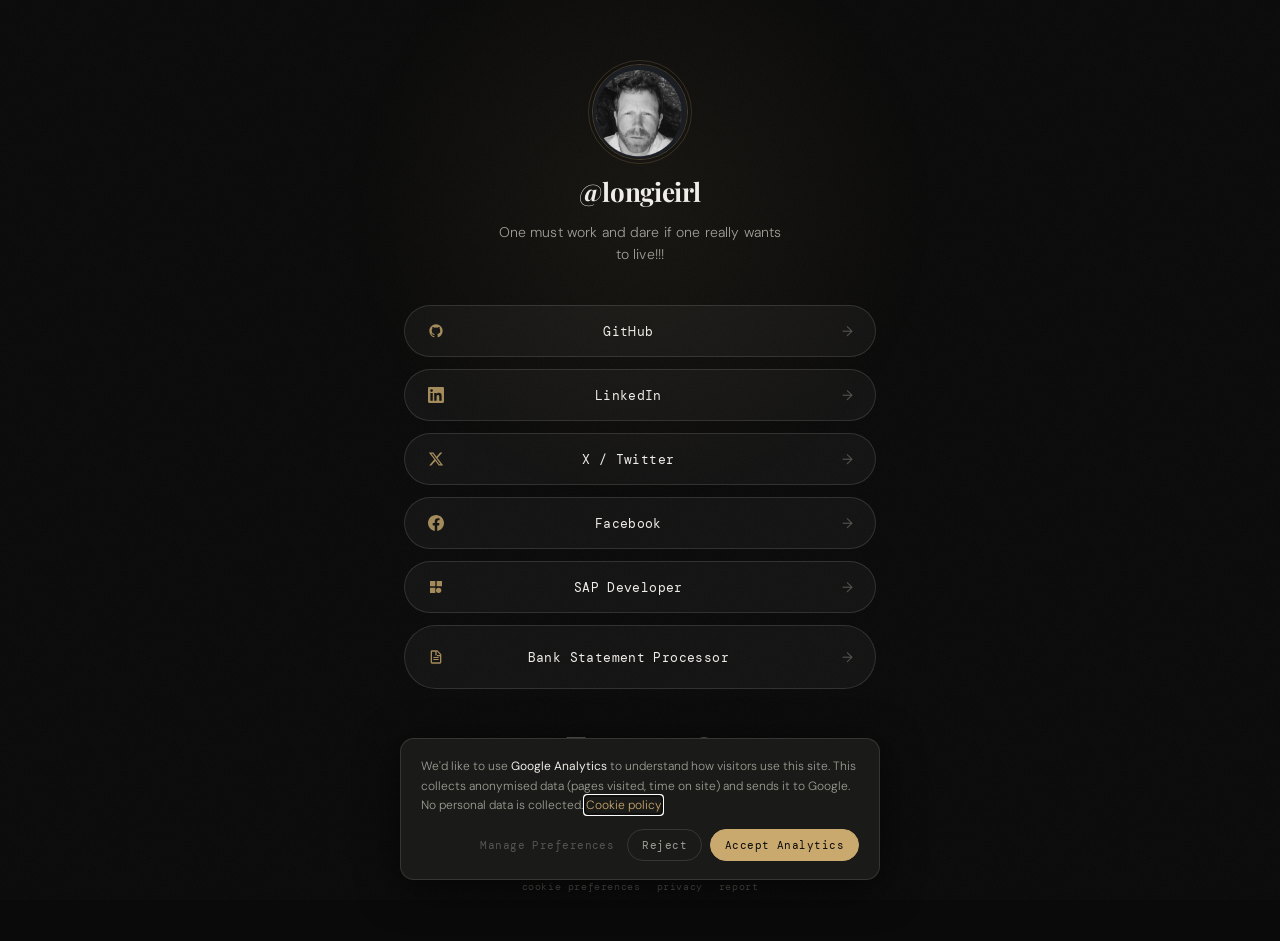
<file: index.html>
<!DOCTYPE html>
<html lang="en">
<head>
  <meta charset="UTF-8" />
  <meta name="viewport" content="width=device-width, initial-scale=1.0" />
  <meta name="theme-color" content="#0a0a0a" />
  <meta name="description" content="Full-stack developer passionate about clean architecture, developer experience, and building scalable systems." />

  <!-- Open Graph -->
  <meta property="og:title" content="@longieirl — Links" />
  <meta property="og:description" content="Full-stack developer passionate about clean architecture, developer experience, and building scalable systems." />
  <meta property="og:image" content="https://longieirl.github.io/linktree/avatar.jpg" />
  <meta property="og:url" content="https://longieirl.github.io/linktree/" />
  <meta property="og:type" content="website" />
  <meta name="twitter:card" content="summary" />
  <meta name="twitter:site" content="@longieirl" />
  <meta name="twitter:title" content="@longieirl — Links" />
  <meta name="twitter:description" content="Full-stack developer passionate about clean architecture, developer experience, and building scalable systems." />
  <meta name="twitter:image" content="https://longieirl.github.io/linktree/avatar.jpg" />

  <title>@longieirl — Links</title>
  <link rel="preconnect" href="https://fonts.googleapis.com" />
  <link rel="preconnect" href="https://fonts.gstatic.com" crossorigin />
  <link href="https://fonts.googleapis.com/css2?family=Playfair+Display:wght@400;700&family=DM+Mono:wght@300;400&family=DM+Sans:wght@300;400&display=swap&font-display=swap" rel="stylesheet" />
  <link rel="stylesheet" href="style.css" />
  <!-- GA is loaded only after analytics consent is granted — see cookies.js -->
</head>
<body>
  <div class="noise" aria-hidden="true"></div>

  <main class="container" id="main">
    <!-- Profile -->
    <section class="profile">
      <div class="avatar-wrap">
        <img class="avatar" src="avatar.jpg" alt="longieirl profile" width="96" height="96" decoding="async" />
        <div class="avatar-ring"></div>
      </div>
      <h1 class="name">@longieirl</h1>
      <p class="bio">One must work and dare if one really wants to live!!!</p>
    </section>

    <!-- Links -->
    <nav class="links" aria-label="Profile links">
      <a href="https://github.com/longieirl" class="link-btn" target="_blank" rel="noopener noreferrer" data-track-label="GitHub" data-track-section="nav">
        <span class="link-icon">
          <svg width="16" height="16" viewBox="0 0 24 24" fill="currentColor" stroke="none"><path d="M12 2C6.477 2 2 6.477 2 12c0 4.418 2.865 8.166 6.839 9.489.5.092.682-.217.682-.482 0-.237-.009-.868-.013-1.703-2.782.604-3.369-1.34-3.369-1.34-.454-1.156-1.11-1.463-1.11-1.463-.908-.62.069-.608.069-.608 1.003.07 1.531 1.03 1.531 1.03.892 1.529 2.341 1.087 2.91.832.092-.647.35-1.088.636-1.338-2.22-.253-4.555-1.11-4.555-4.943 0-1.091.39-1.984 1.029-2.683-.103-.253-.446-1.27.098-2.647 0 0 .84-.269 2.75 1.025A9.578 9.578 0 0 1 12 6.836a9.59 9.59 0 0 1 2.504.337c1.909-1.294 2.747-1.025 2.747-1.025.546 1.377.203 2.394.1 2.647.64.699 1.028 1.592 1.028 2.683 0 3.842-2.339 4.687-4.566 4.935.359.309.678.919.678 1.852 0 1.336-.012 2.415-.012 2.743 0 .267.18.578.688.48C19.138 20.163 22 16.418 22 12c0-5.523-4.477-10-10-10z"/></svg>
        </span>
        <span class="link-label">GitHub</span>
        <span class="link-arrow">→</span>
      </a>

      <a href="https://www.linkedin.com/in/jlongieirl" class="link-btn" target="_blank" rel="noopener noreferrer" data-track-label="LinkedIn" data-track-section="nav">
        <span class="link-icon">
          <svg width="16" height="16" viewBox="0 0 24 24" fill="currentColor" stroke="none"><path d="M20.447 20.452h-3.554v-5.569c0-1.328-.027-3.037-1.852-3.037-1.853 0-2.136 1.445-2.136 2.939v5.667H9.351V9h3.414v1.561h.046c.477-.9 1.637-1.85 3.37-1.85 3.601 0 4.267 2.37 4.267 5.455v6.286zM5.337 7.433a2.062 2.062 0 0 1-2.063-2.065 2.064 2.064 0 1 1 2.063 2.065zm1.782 13.019H3.555V9h3.564v11.452zM22.225 0H1.771C.792 0 0 .774 0 1.729v20.542C0 23.227.792 24 1.771 24h20.451C23.2 24 24 23.227 24 22.271V1.729C24 .774 23.2 0 22.222 0h.003z"/></svg>
        </span>
        <span class="link-label">LinkedIn</span>
        <span class="link-arrow">→</span>
      </a>

      <a href="https://x.com/longieirl" class="link-btn" target="_blank" rel="noopener noreferrer" data-track-label="X / Twitter" data-track-section="nav">
        <span class="link-icon">
          <svg width="16" height="16" viewBox="0 0 24 24" fill="currentColor" stroke="none"><path d="M18.244 2.25h3.308l-7.227 8.26 8.502 11.24H16.17l-5.214-6.817L4.99 21.75H1.68l7.73-8.835L1.254 2.25H8.08l4.713 6.231zm-1.161 17.52h1.833L7.084 4.126H5.117z"/></svg>
        </span>
        <span class="link-label">X / Twitter</span>
        <span class="link-arrow">→</span>
      </a>

      <a href="https://www.facebook.com/longieirl" class="link-btn" target="_blank" rel="noopener noreferrer" data-track-label="Facebook" data-track-section="nav">
        <span class="link-icon">
          <svg width="16" height="16" viewBox="0 0 24 24" fill="currentColor" stroke="none"><path d="M24 12.073C24 5.405 18.627 0 12 0S0 5.405 0 12.073C0 18.1 4.388 23.094 10.125 24v-8.437H7.078v-3.49h3.047V9.41c0-3.025 1.792-4.697 4.533-4.697 1.312 0 2.686.235 2.686.235v2.97h-1.513c-1.491 0-1.956.93-1.956 1.883v2.272h3.328l-.532 3.49h-2.796V24C19.612 23.094 24 18.1 24 12.073z"/></svg>
        </span>
        <span class="link-label">Facebook</span>
        <span class="link-arrow">→</span>
      </a>

      <a href="https://people.sap.com/jlong" class="link-btn" target="_blank" rel="noopener noreferrer" data-track-label="SAP Developer" data-track-section="nav">
        <span class="link-icon">
          <svg width="16" height="16" viewBox="0 0 24 24" fill="currentColor" stroke="none"><path d="M3 3h8v8H3V3zm10 0h8v8h-8V3zM3 13h8v8H3v-8zm13 0a4 4 0 1 1 0 8 4 4 0 0 1 0-8z"/></svg>
        </span>
        <span class="link-label">SAP Developer</span>
        <span class="link-arrow">→</span>
      </a>

      <a href="https://github.com/longieirl/bankstatementprocessor" class="link-btn link-btn--desc" target="_blank" rel="noopener noreferrer" data-track-label="Bank Statement Processor" data-track-section="nav">
        <span class="link-icon">
          <svg width="16" height="16" viewBox="0 0 24 24" fill="currentColor" stroke="none"><path d="M14 2H6a2 2 0 0 0-2 2v16a2 2 0 0 0 2 2h12a2 2 0 0 0 2-2V8l-6-6zm-1 1.5L18.5 9H13V3.5zM6 20V4h5v7h7v9H6zm2-5h8v1.5H8V15zm0-3h8v1.5H8V12zm2.5-2.5h3V11h-3V9.5z"/></svg>
        </span>
        <span class="link-label">Bank Statement Processor</span>
        <span class="link-arrow">→</span>
      </a>

    </nav>

    <!-- Social Icons -->
    <div class="socials" aria-label="Social media links">
      <!-- GitHub -->
      <a href="https://github.com/longieirl" class="social-icon" target="_blank" rel="noopener noreferrer" aria-label="GitHub" data-track-label="GitHub" data-track-section="social">
        <svg width="20" height="20" viewBox="0 0 24 24" fill="currentColor" stroke="none">
          <path d="M12 2C6.477 2 2 6.477 2 12c0 4.418 2.865 8.166 6.839 9.489.5.092.682-.217.682-.482 0-.237-.009-.868-.013-1.703-2.782.604-3.369-1.34-3.369-1.34-.454-1.156-1.11-1.463-1.11-1.463-.908-.62.069-.608.069-.608 1.003.07 1.531 1.03 1.531 1.03.892 1.529 2.341 1.087 2.91.832.092-.647.35-1.088.636-1.338-2.22-.253-4.555-1.11-4.555-4.943 0-1.091.39-1.984 1.029-2.683-.103-.253-.446-1.27.098-2.647 0 0 .84-.269 2.75 1.025A9.578 9.578 0 0 1 12 6.836a9.59 9.59 0 0 1 2.504.337c1.909-1.294 2.747-1.025 2.747-1.025.546 1.377.203 2.394.1 2.647.64.699 1.028 1.592 1.028 2.683 0 3.842-2.339 4.687-4.566 4.935.359.309.678.919.678 1.852 0 1.336-.012 2.415-.012 2.743 0 .267.18.578.688.48C19.138 20.163 22 16.418 22 12c0-5.523-4.477-10-10-10z"/>
        </svg>
      </a>
      <!-- LinkedIn -->
      <a href="https://www.linkedin.com/in/jlongieirl" class="social-icon" target="_blank" rel="noopener noreferrer" aria-label="LinkedIn" data-track-label="LinkedIn" data-track-section="social">
        <svg width="20" height="20" viewBox="0 0 24 24" fill="currentColor" stroke="none">
          <path d="M20.447 20.452h-3.554v-5.569c0-1.328-.027-3.037-1.852-3.037-1.853 0-2.136 1.445-2.136 2.939v5.667H9.351V9h3.414v1.561h.046c.477-.9 1.637-1.85 3.37-1.85 3.601 0 4.267 2.37 4.267 5.455v6.286zM5.337 7.433a2.062 2.062 0 0 1-2.063-2.065 2.064 2.064 0 1 1 2.063 2.065zm1.782 13.019H3.555V9h3.564v11.452zM22.225 0H1.771C.792 0 0 .774 0 1.729v20.542C0 23.227.792 24 1.771 24h20.451C23.2 24 24 23.227 24 22.271V1.729C24 .774 23.2 0 22.222 0h.003z"/>
        </svg>
      </a>
      <!-- X / Twitter -->
      <a href="https://x.com/longieirl" class="social-icon" target="_blank" rel="noopener noreferrer" aria-label="X (Twitter)" data-track-label="X / Twitter" data-track-section="social">
        <svg width="20" height="20" viewBox="0 0 24 24" fill="currentColor" stroke="none">
          <path d="M18.244 2.25h3.308l-7.227 8.26 8.502 11.24H16.17l-5.214-6.817L4.99 21.75H1.68l7.73-8.835L1.254 2.25H8.08l4.713 6.231zm-1.161 17.52h1.833L7.084 4.126H5.117z"/>
        </svg>
      </a>
      <!-- Facebook -->
      <a href="https://www.facebook.com/longieirl" class="social-icon" target="_blank" rel="noopener noreferrer" aria-label="Facebook" data-track-label="Facebook" data-track-section="social">
        <svg width="20" height="20" viewBox="0 0 24 24" fill="currentColor" stroke="none">
          <path d="M24 12.073C24 5.405 18.627 0 12 0S0 5.405 0 12.073C0 18.1 4.388 23.094 10.125 24v-8.437H7.078v-3.49h3.047V9.41c0-3.025 1.792-4.697 4.533-4.697 1.312 0 2.686.235 2.686.235v2.97h-1.513c-1.491 0-1.956.93-1.956 1.883v2.272h3.328l-.532 3.49h-2.796V24C19.612 23.094 24 18.1 24 12.073z"/>
        </svg>
      </a>
      <!-- SAP -->
      <a href="https://people.sap.com/jlong" class="social-icon" target="_blank" rel="noopener noreferrer" aria-label="SAP Profile" data-track-label="SAP Developer" data-track-section="social">
        <svg width="20" height="20" viewBox="0 0 24 24" fill="currentColor" stroke="none">
          <path d="M3 3h8v8H3V3zm10 0h8v8h-8V3zM3 13h8v8H3v-8zm13 0a4 4 0 1 1 0 8 4 4 0 0 1 0-8z"/>
        </svg>
      </a>
    </div>

    <!-- Footer -->
    <footer class="footer">
      <span>made with <span class="heart">♥</span></span>
      <nav class="footer-links" aria-label="Footer links">
        <button class="footer-link" id="cookie-prefs-btn" aria-label="Cookie Preferences">Cookie Preferences</button>
        <a class="footer-link" href="privacy.html">Privacy</a>
        <a class="footer-link" href="mailto:jlongieirl+privacy@gmail.com?subject=Report%20Profile">Report</a>
      </nav>
    </footer>
  </main>

  <!-- Cookie Banner -->
  <dialog class="cookie-banner" id="cookie-banner" aria-label="Cookie consent" aria-live="polite">
    <div class="cookie-banner-body">
      <p class="cookie-text">
        We'd like to use <strong>Google Analytics</strong> to understand how visitors use this site.
        This collects anonymised data (pages visited, time on site) and sends it to Google.
        No personal data is collected. <a class="cookie-policy-link" href="privacy.html">Cookie policy</a>.
      </p>
      <div class="cookie-actions">
        <button class="cookie-btn cookie-btn--ghost" id="cookie-manage">Manage Preferences</button>
        <button class="cookie-btn cookie-btn--secondary" id="cookie-decline">Reject</button>
        <button class="cookie-btn cookie-btn--primary" id="cookie-accept">Accept Analytics</button>
      </div>
    </div>
  </dialog>

  <!-- Cookie Preferences Modal -->
  <dialog class="cookie-modal-overlay" id="cookie-modal-overlay" aria-label="Cookie Preferences">
    <div class="cookie-modal">
      <h2 class="cookie-modal-title">Cookie Preferences</h2>
      <p class="cookie-modal-desc">Manage your cookie settings below.</p>
      <ul class="cookie-categories">
        <li class="cookie-category">
          <div class="cookie-category-info">
            <span class="cookie-category-name">Essential</span>
            <span class="cookie-category-desc">Required for the site to function. Cannot be disabled.</span>
          </div>
          <span class="cookie-toggle cookie-toggle--locked" aria-label="Always on">Always on</span>
        </li>
        <li class="cookie-category">
          <div class="cookie-category-info">
            <span class="cookie-category-name">Analytics (Google Analytics)</span>
            <span class="cookie-category-desc">Collects anonymised data on pages visited and time on site. Data is sent to Google. IP addresses are anonymised. Advertising features are disabled.</span>
          </div>
          <label class="cookie-toggle-wrap" aria-label="Toggle analytics cookies">
            <input type="checkbox" id="analytics-toggle" class="cookie-checkbox" />
            <span class="cookie-toggle-slider"></span>
          </label>
        </li>
      </ul>
      <div class="cookie-modal-actions">
        <button class="cookie-btn cookie-btn--secondary" id="cookie-modal-close">Cancel</button>
        <button class="cookie-btn cookie-btn--primary" id="cookie-modal-save">Save Preferences</button>
      </div>
    </div>
  </dialog>

  <script src="script.js"></script>
  <script src="cookies.js"></script>
</body>
</html>
</file>
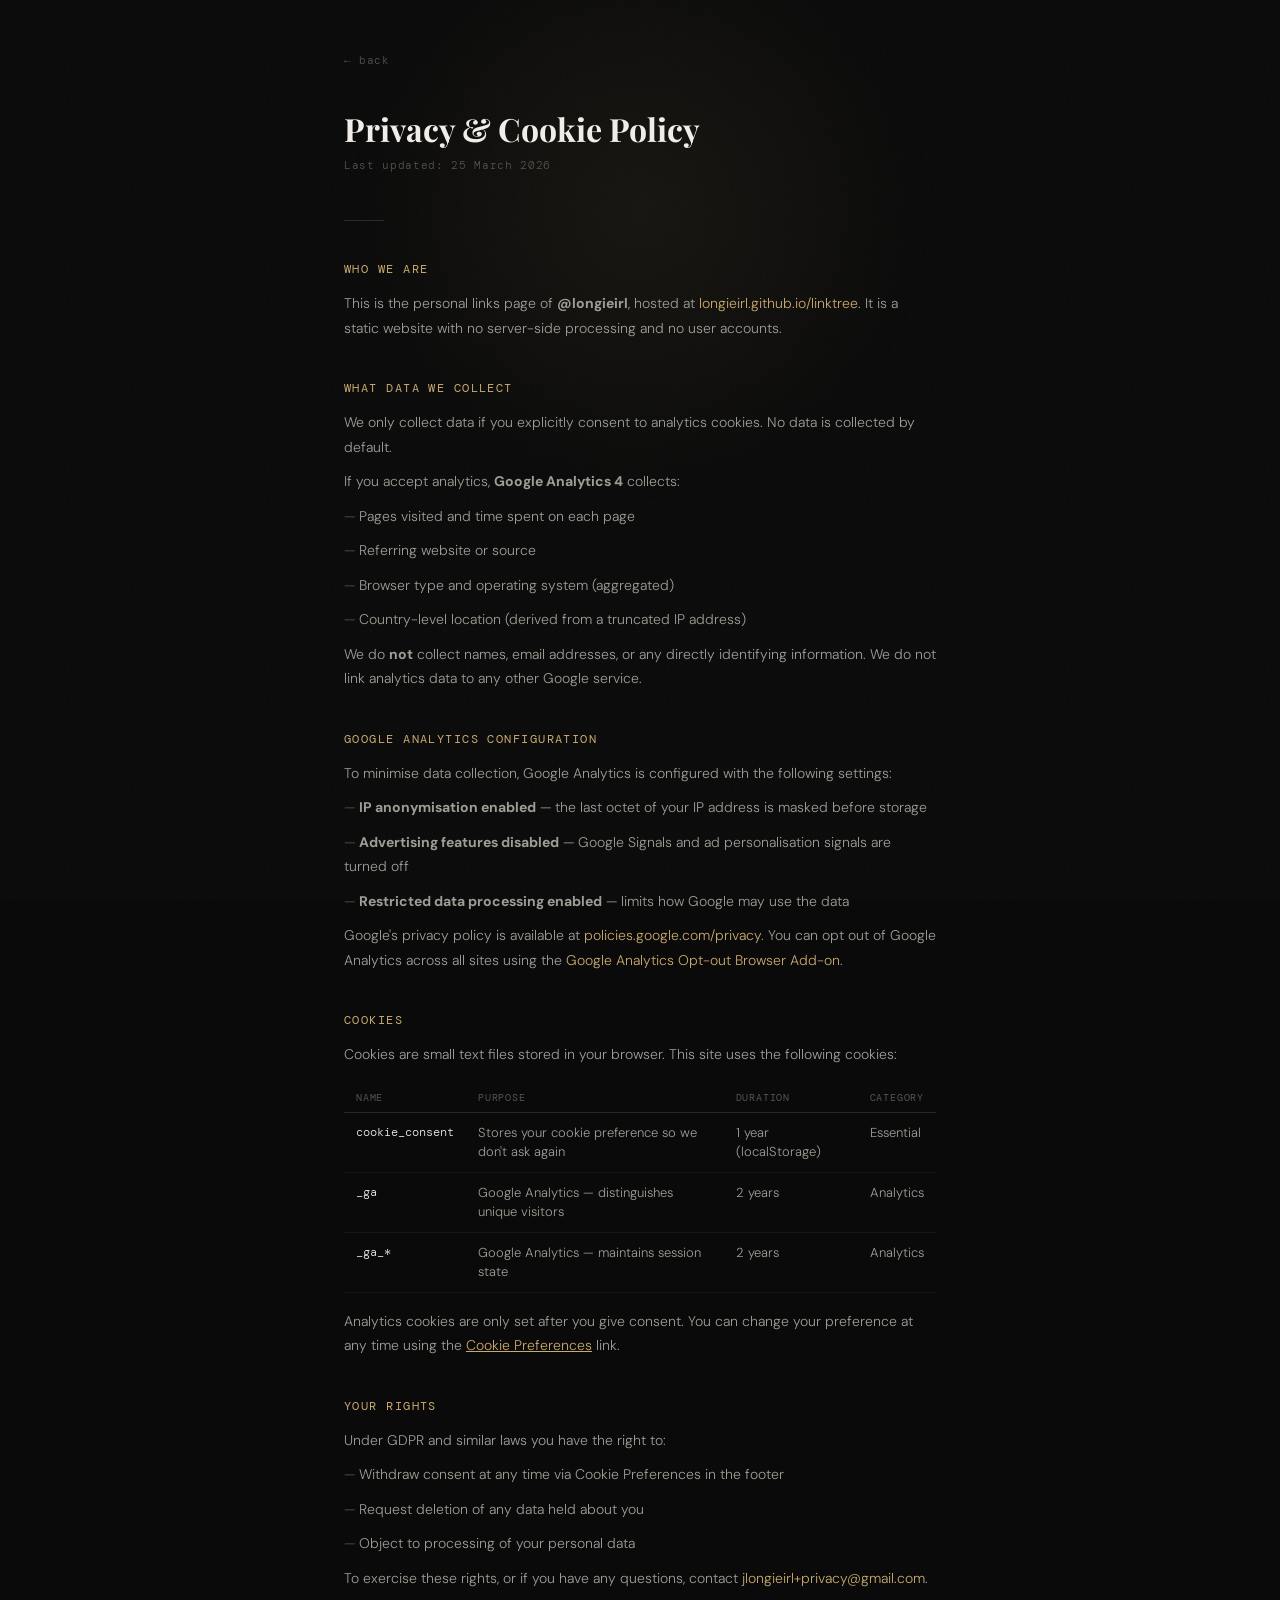
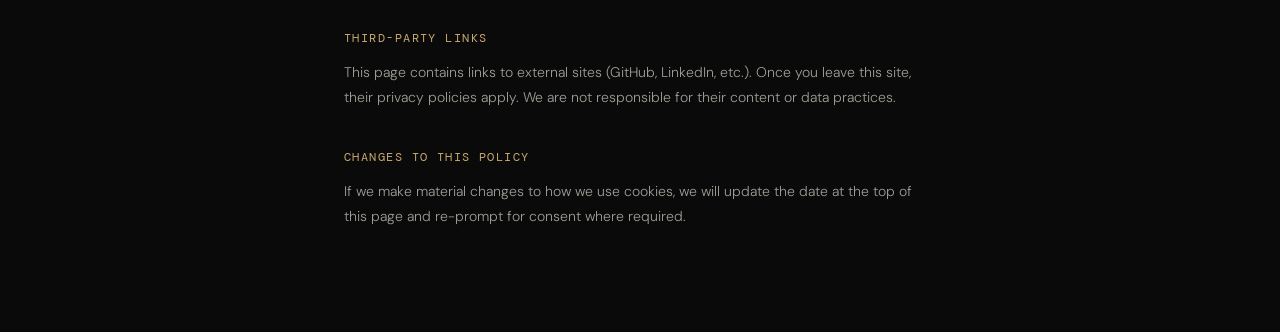
<file: privacy.html>
<!DOCTYPE html>
<html lang="en">
<head>
  <meta charset="UTF-8" />
  <meta name="viewport" content="width=device-width, initial-scale=1.0" />
  <meta name="theme-color" content="#0a0a0a" />
  <meta name="robots" content="noindex" />
  <title>Privacy &amp; Cookie Policy — @longieirl</title>
  <link rel="preconnect" href="https://fonts.googleapis.com" />
  <link rel="preconnect" href="https://fonts.gstatic.com" crossorigin />
  <link href="https://fonts.googleapis.com/css2?family=Playfair+Display:wght@400;700&family=DM+Mono:wght@300;400&family=DM+Sans:wght@300;400&display=swap" rel="stylesheet" />
  <link rel="stylesheet" href="style.css" />
  <style>
    .privacy-wrap {
      position: relative;
      z-index: 1;
      width: 100%;
      max-width: 640px;
      margin: 0 auto;
      padding: 48px 24px 64px;
    }

    .privacy-back {
      display: inline-flex;
      align-items: center;
      gap: 6px;
      font-family: var(--font-mono);
      font-size: 11px;
      font-weight: 300;
      color: var(--text-muted);
      text-decoration: none;
      letter-spacing: 0.06em;
      margin-bottom: 40px;
      transition: color 0.2s ease;
    }

    .privacy-back:hover { color: var(--text-secondary); }

    .privacy-title {
      font-family: var(--font-display);
      font-size: clamp(22px, 5vw, 32px);
      font-weight: 700;
      color: var(--text-primary);
      margin-bottom: 8px;
    }

    .privacy-updated {
      font-family: var(--font-mono);
      font-size: 11px;
      color: var(--text-muted);
      letter-spacing: 0.06em;
      margin-bottom: 48px;
    }

    .privacy-section {
      margin-bottom: 40px;
    }

    .privacy-section h2 {
      font-family: var(--font-mono);
      font-size: 12px;
      font-weight: 400;
      color: var(--accent);
      letter-spacing: 0.12em;
      text-transform: uppercase;
      margin-bottom: 14px;
    }

    .privacy-section p,
    .privacy-section li {
      font-family: var(--font-body);
      font-size: 14px;
      font-weight: 300;
      color: var(--text-secondary);
      line-height: 1.75;
      margin-bottom: 10px;
    }

    .privacy-section ul {
      list-style: none;
      padding: 0;
    }

    .privacy-section ul li::before {
      content: '— ';
      color: var(--text-muted);
    }

    .privacy-section a {
      color: var(--accent);
      text-decoration: none;
    }

    .privacy-section a:hover { text-decoration: underline; }

    .privacy-divider {
      width: 40px;
      height: 1px;
      background: var(--border);
      margin: 0 0 40px;
    }

    .cookie-table {
      width: 100%;
      border-collapse: collapse;
      margin-top: 16px;
      font-family: var(--font-body);
      font-size: 13px;
    }

    .cookie-table th {
      text-align: left;
      font-family: var(--font-mono);
      font-size: 10px;
      font-weight: 400;
      color: var(--text-muted);
      letter-spacing: 0.08em;
      text-transform: uppercase;
      padding: 8px 12px;
      border-bottom: 1px solid var(--border);
    }

    .cookie-table td {
      padding: 10px 12px;
      color: var(--text-secondary);
      font-weight: 300;
      line-height: 1.5;
      border-bottom: 1px solid rgba(255,255,255,0.05);
      vertical-align: top;
    }

    .cookie-table td:first-child {
      font-family: var(--font-mono);
      font-size: 12px;
      color: var(--text-primary);
      white-space: nowrap;
    }

    .cookie-prefs-inline {
      display: inline;
      background: none;
      border: none;
      padding: 0;
      color: var(--accent);
      font-family: var(--font-body);
      font-size: 14px;
      font-weight: 300;
      cursor: pointer;
      text-decoration: underline;
    }

    .cookie-prefs-inline:hover { opacity: 0.8; }
  </style>
</head>
<body>
  <div class="noise" aria-hidden="true"></div>

  <main class="privacy-wrap">
    <a class="privacy-back" href="index.html">← back</a>

    <h1 class="privacy-title">Privacy &amp; Cookie Policy</h1>
    <p class="privacy-updated">Last updated: 25 March 2026</p>

    <div class="privacy-divider"></div>

    <section class="privacy-section">
      <h2>Who we are</h2>
      <p>This is the personal links page of <strong>@longieirl</strong>, hosted at <a href="https://longieirl.github.io/linktree/">longieirl.github.io/linktree</a>. It is a static website with no server-side processing and no user accounts.</p>
    </section>

    <section class="privacy-section">
      <h2>What data we collect</h2>
      <p>We only collect data if you explicitly consent to analytics cookies. No data is collected by default.</p>
      <p>If you accept analytics, <strong>Google Analytics 4</strong> collects:</p>
      <ul>
        <li>Pages visited and time spent on each page</li>
        <li>Referring website or source</li>
        <li>Browser type and operating system (aggregated)</li>
        <li>Country-level location (derived from a truncated IP address)</li>
      </ul>
      <p>We do <strong>not</strong> collect names, email addresses, or any directly identifying information. We do not link analytics data to any other Google service.</p>
    </section>

    <section class="privacy-section">
      <h2>Google Analytics configuration</h2>
      <p>To minimise data collection, Google Analytics is configured with the following settings:</p>
      <ul>
        <li><strong>IP anonymisation enabled</strong> — the last octet of your IP address is masked before storage</li>
        <li><strong>Advertising features disabled</strong> — Google Signals and ad personalisation signals are turned off</li>
        <li><strong>Restricted data processing enabled</strong> — limits how Google may use the data</li>
      </ul>
      <p>Google's privacy policy is available at <a href="https://policies.google.com/privacy" target="_blank" rel="noopener noreferrer">policies.google.com/privacy</a>. You can opt out of Google Analytics across all sites using the <a href="https://tools.google.com/dlpage/gaoptout" target="_blank" rel="noopener noreferrer">Google Analytics Opt-out Browser Add-on</a>.</p>
    </section>

    <section class="privacy-section">
      <h2>Cookies</h2>
      <p>Cookies are small text files stored in your browser. This site uses the following cookies:</p>
      <table class="cookie-table">
        <thead>
          <tr>
            <th>Name</th>
            <th>Purpose</th>
            <th>Duration</th>
            <th>Category</th>
          </tr>
        </thead>
        <tbody>
          <tr>
            <td>cookie_consent</td>
            <td>Stores your cookie preference so we don't ask again</td>
            <td>1 year (localStorage)</td>
            <td>Essential</td>
          </tr>
          <tr>
            <td>_ga</td>
            <td>Google Analytics — distinguishes unique visitors</td>
            <td>2 years</td>
            <td>Analytics</td>
          </tr>
          <tr>
            <td>_ga_*</td>
            <td>Google Analytics — maintains session state</td>
            <td>2 years</td>
            <td>Analytics</td>
          </tr>
        </tbody>
      </table>
      <p style="margin-top:16px;">Analytics cookies are only set after you give consent. You can change your preference at any time using the <button class="cookie-prefs-inline" id="privacy-cookie-prefs-btn">Cookie Preferences</button> link.</p>
    </section>

    <section class="privacy-section">
      <h2>Your rights</h2>
      <p>Under GDPR and similar laws you have the right to:</p>
      <ul>
        <li>Withdraw consent at any time via Cookie Preferences in the footer</li>
        <li>Request deletion of any data held about you</li>
        <li>Object to processing of your personal data</li>
      </ul>
      <p>To exercise these rights, or if you have any questions, contact <a href="mailto:jlongieirl+privacy@gmail.com">jlongieirl+privacy@gmail.com</a>.</p>
    </section>

    <section class="privacy-section">
      <h2>Third-party links</h2>
      <p>This page contains links to external sites (GitHub, LinkedIn, etc.). Once you leave this site, their privacy policies apply. We are not responsible for their content or data practices.</p>
    </section>

    <section class="privacy-section">
      <h2>Changes to this policy</h2>
      <p>If we make material changes to how we use cookies, we will update the date at the top of this page and re-prompt for consent where required.</p>
    </section>
  </main>

  <script src="cookies.js"></script>
  <script>
    // Wire up the inline "Cookie Preferences" button on this page
    document.getElementById('privacy-cookie-prefs-btn').addEventListener('click', () => {
      document.getElementById('cookie-prefs-btn').click();
    });
  </script>
</body>
</html>
</file>
<file: style.css>
/* ─── Reset & Base ─────────────────────────────────────────── */
*, *::before, *::after {
  box-sizing: border-box;
  margin: 0;
  padding: 0;
}

:root {
  --bg: #0a0a0a;
  --surface: rgba(255, 255, 255, 0.04);
  --surface-hover: rgba(255, 255, 255, 0.08);
  --border: rgba(255, 255, 255, 0.12);
  --border-hover: rgba(255, 255, 255, 0.35);
  --text-primary: #f0ede8;
  --text-secondary: #9e9e96;
  --text-muted: #555550;
  --accent: #c9a96e;
  --font-display: 'Playfair Display', Georgia, serif;
  --font-mono: 'DM Mono', 'Courier New', monospace;
  --font-body: 'DM Sans', system-ui, sans-serif;

  /* mobile-first sizing tokens */
  --container-padding: 20px;
  --container-top: 48px;
  --avatar-size: 88px;
  --name-size: 22px;
  --bio-size: 13px;
  --btn-padding-v: 15px;
  --btn-padding-h: 18px;
  --btn-font-size: 13px;
  --links-gap: 11px;
}

/* ─── Tablet+ overrides ────────────────────────────────────── */
@media (min-width: 480px) {
  :root {
    --container-padding: 24px;
    --container-top: 64px;
    --avatar-size: 96px;
    --name-size: 26px;
    --bio-size: 14px;
    --btn-padding-v: 16px;
    --btn-padding-h: 22px;
    --btn-font-size: 13px;
    --links-gap: 12px;
  }
}

html {
  height: 100%;
  /* Prevent font scaling in landscape on iOS */
  -webkit-text-size-adjust: 100%;
}

body {
  min-height: 100%;
  background-color: var(--bg);
  color: var(--text-primary);
  font-family: var(--font-body);
  font-weight: 300;
  -webkit-font-smoothing: antialiased;
  -moz-osx-font-smoothing: grayscale;
  position: relative;
  overflow-x: hidden;
}

/* ─── Noise Texture Overlay ────────────────────────────────── */
.noise {
  position: fixed;
  inset: 0;
  pointer-events: none;
  z-index: 0;
  opacity: 0.035;
  background-image: url("data:image/svg+xml,%3Csvg viewBox='0 0 256 256' xmlns='http://www.w3.org/2000/svg'%3E%3Cfilter id='noise'%3E%3CfeTurbulence type='fractalNoise' baseFrequency='0.9' numOctaves='4' stitchTiles='stitch'/%3E%3C/filter%3E%3Crect width='100%25' height='100%25' filter='url(%23noise)'/%3E%3C/svg%3E");
  background-size: 200px 200px;
}

/* ─── Radial glow ──────────────────────────────────────────── */
body::before {
  content: '';
  position: fixed;
  top: -10vh;
  left: 50%;
  transform: translateX(-50%);
  width: min(600px, 100vw);
  height: min(600px, 100vw);
  background: radial-gradient(
    ellipse at center,
    rgba(201, 169, 110, 0.07) 0%,
    transparent 70%
  );
  pointer-events: none;
  z-index: 0;
}

/* ─── Container ────────────────────────────────────────────── */
.container {
  position: relative;
  z-index: 1;
  width: 100%;
  max-width: 520px;
  margin: 0 auto;
  padding: var(--container-top) var(--container-padding) 48px;
  display: flex;
  flex-direction: column;
  align-items: center;

  /* JS fade-in initial state */
  opacity: 0;
  transform: translateY(16px);
  transition: opacity 0.6s ease, transform 0.6s ease;
}

.container.visible {
  opacity: 1;
  transform: translateY(0);
}

/* ─── Profile ──────────────────────────────────────────────── */
.profile {
  display: flex;
  flex-direction: column;
  align-items: center;
  gap: 12px;
  margin-bottom: 36px;
  text-align: center;
  width: 100%;
}

@media (min-width: 480px) {
  .profile { gap: 14px; margin-bottom: 40px; }
}

/* Avatar */
.avatar-wrap {
  position: relative;
  width: var(--avatar-size);
  height: var(--avatar-size);
  margin-bottom: 4px;
}

.avatar {
  width: var(--avatar-size);
  height: var(--avatar-size);
  border-radius: 50%;
  border: 1px solid rgba(201, 169, 110, 0.3);
  object-fit: cover;
  display: block;
  /* Prevent image drag on mobile */
  -webkit-user-drag: none;
}

.avatar-ring {
  position: absolute;
  inset: -4px;
  border-radius: 50%;
  border: 1px solid rgba(201, 169, 110, 0.2);
  animation: ring-pulse 3s ease-in-out infinite;
  /* Don't let the ring expand the tap target */
  pointer-events: none;
}

@keyframes ring-pulse {
  0%, 100% { opacity: 0.4; transform: scale(1); }
  50%       { opacity: 0.8; transform: scale(1.03); }
}

/* Name */
.name {
  font-family: var(--font-display);
  font-size: var(--name-size);
  font-weight: 700;
  color: var(--text-primary);
  letter-spacing: -0.01em;
  line-height: 1.1;
}

/* Bio */
.bio {
  font-family: var(--font-body);
  font-size: var(--bio-size);
  font-weight: 300;
  color: var(--text-secondary);
  line-height: 1.6;
  max-width: 300px;
  letter-spacing: 0.01em;
}

/* ─── Link Buttons ─────────────────────────────────────────── */
.links {
  display: flex;
  flex-direction: column;
  gap: var(--links-gap);
  width: 100%;
  margin-bottom: 32px;
}

@media (min-width: 480px) {
  .links { margin-bottom: 36px; }
}

.link-btn {
  display: flex;
  align-items: center;
  gap: 12px;
  width: 100%;
  padding: var(--btn-padding-v) var(--btn-padding-h);
  border-radius: 100px;
  border: 1px solid var(--border);
  background: var(--surface);
  color: var(--text-primary);
  text-decoration: none;
  font-family: var(--font-mono);
  font-size: var(--btn-font-size);
  font-weight: 400;
  letter-spacing: 0.03em;
  /* Use min-height for comfortable tap targets on mobile (44px minimum) */
  min-height: 52px;
  cursor: pointer;
  position: relative;
  overflow: hidden;
  /* Only animate on devices that support hover (non-touch) */
  transition:
    border-color 0.2s ease,
    background 0.2s ease,
    color 0.2s ease,
    box-shadow 0.2s ease;
  /* Prevent text selection on tap */
  -webkit-tap-highlight-color: transparent;
}

.link-btn::before {
  content: '';
  position: absolute;
  inset: 0;
  border-radius: inherit;
  background: linear-gradient(90deg, transparent, rgba(201,169,110,0.06), transparent);
  opacity: 0;
  transition: opacity 0.3s ease;
}

/* Hover only on pointer devices (not touch) */
@media (hover: hover) and (pointer: fine) {
  .link-btn {
    transition:
      border-color 0.2s ease,
      background 0.2s ease,
      transform 0.2s ease,
      color 0.2s ease,
      box-shadow 0.2s ease;
  }

  .link-btn:hover {
    border-color: var(--border-hover);
    background: var(--surface-hover);
    transform: translateY(-2px) scale(1.005);
    box-shadow: 0 8px 32px rgba(0,0,0,0.4), 0 0 0 1px rgba(201,169,110,0.1);
    color: #fff;
  }

  .link-btn:hover::before { opacity: 1; }

  .link-btn:hover .link-icon { opacity: 1; }

  .link-btn:hover .link-arrow {
    color: var(--accent);
    transform: translateX(3px);
  }
}

/* Active state works on all devices */
.link-btn:active {
  background: var(--surface-hover);
  border-color: rgba(255, 255, 255, 0.2);
  transform: scale(0.98);
}

.link-icon {
  display: flex;
  align-items: center;
  justify-content: center;
  width: 18px;
  height: 18px;
  flex-shrink: 0;
  color: var(--accent);
  opacity: 0.8;
  transition: opacity 0.2s ease;
}

.link-label {
  flex: 1;
  text-align: center;
  /* offset left by icon width + gap so label is visually centred */
  margin-right: 30px;
}

.link-arrow {
  font-size: 14px;
  color: var(--text-muted);
  transition: color 0.2s ease, transform 0.2s ease;
  flex-shrink: 0;
  font-family: var(--font-body);
}

.link-btn--desc {
  align-items: center;
  min-height: 64px;
}

.link-label-wrap {
  flex: 1;
  display: flex;
  flex-direction: column;
  gap: 2px;
  text-align: center;
  margin-right: 30px;
}

.link-label-wrap .link-label {
  flex: unset;
  margin-right: 0;
  text-align: center;
}

.link-desc {
  font-family: var(--font-body);
  font-size: 11px;
  font-weight: 300;
  color: var(--text-muted);
  letter-spacing: 0.01em;
  line-height: 1.4;
}

/* Stagger animation delays */
.link-btn:nth-child(1) { animation-delay: 0.10s; }
.link-btn:nth-child(2) { animation-delay: 0.18s; }
.link-btn:nth-child(3) { animation-delay: 0.26s; }
.link-btn:nth-child(4) { animation-delay: 0.34s; }
.link-btn:nth-child(5) { animation-delay: 0.42s; }
.link-btn:nth-child(6) { animation-delay: 0.50s; }
.link-btn:nth-child(7) { animation-delay: 0.58s; }
.link-btn:nth-child(8) { animation-delay: 0.66s; }

/* ─── Social Icons ─────────────────────────────────────────── */
.socials {
  display: flex;
  align-items: center;
  justify-content: center;
  gap: 16px;
  margin-bottom: 40px;
  flex-wrap: wrap;
}

@media (min-width: 480px) {
  .socials { gap: 20px; margin-bottom: 48px; }
}

.social-icon {
  display: flex;
  align-items: center;
  justify-content: center;
  /* 44px minimum tap target */
  width: 44px;
  height: 44px;
  border-radius: 50%;
  color: var(--text-muted);
  text-decoration: none;
  -webkit-tap-highlight-color: transparent;
  transition: color 0.2s ease, background 0.2s ease;
}

.social-icon:active {
  color: var(--text-primary);
  background: var(--surface);
}

@media (hover: hover) and (pointer: fine) {
  .social-icon {
    transition: color 0.2s ease, transform 0.2s ease, background 0.2s ease;
  }
  .social-icon:hover {
    color: var(--text-primary);
    transform: translateY(-3px);
    background: var(--surface);
  }
}

/* ─── Footer ───────────────────────────────────────────────── */
.footer {
  font-family: var(--font-mono);
  font-size: 11px;
  font-weight: 300;
  color: var(--text-muted);
  letter-spacing: 0.08em;
  text-transform: lowercase;
  text-align: center;
  display: flex;
  flex-direction: column;
  align-items: center;
  gap: 14px;
}

.footer::before {
  content: '';
  display: block;
  width: 40px;
  height: 1px;
  background: var(--border);
  margin: 0 auto 20px;
}

.heart {
  color: var(--accent);
  display: inline-block;
  animation: heartbeat 2.4s ease-in-out infinite;
}

@keyframes heartbeat {
  0%, 100% { transform: scale(1); }
  14%       { transform: scale(1.25); }
  28%       { transform: scale(1); }
  42%       { transform: scale(1.15); }
  56%       { transform: scale(1); }
}

/* ─── Footer Links ─────────────────────────────────────────── */
.footer-links {
  display: flex;
  align-items: center;
  gap: 16px;
  flex-wrap: wrap;
  justify-content: center;
}

.footer-link {
  font-family: var(--font-mono);
  font-size: 10px;
  font-weight: 300;
  color: var(--text-muted);
  letter-spacing: 0.06em;
  text-transform: lowercase;
  text-decoration: none;
  background: none;
  border: none;
  padding: 0;
  cursor: pointer;
  transition: color 0.2s ease;
}

.footer-link:hover {
  color: var(--text-secondary);
}

/* ─── Cookie Banner ────────────────────────────────────────── */
.cookie-banner {
  position: fixed;
  bottom: 20px;
  left: 50%;
  transform: translateX(-50%);
  width: calc(100% - 40px);
  max-width: 480px;
  background: #1a1a18;
  border: 1px solid var(--border);
  border-radius: 14px;
  padding: 18px 20px;
  z-index: 100;
  box-shadow: 0 8px 40px rgba(0,0,0,0.6);
  animation: slide-up-banner 0.3s ease both;
  /* Reset <dialog> defaults */
  margin: 0;
  color: inherit;
  top: auto;
}

.cookie-banner:not([open]) { display: none; }

.cookie-banner-body {
  display: flex;
  flex-direction: column;
  gap: 14px;
}

@keyframes slide-up-banner {
  from { opacity: 0; transform: translateX(-50%) translateY(12px); }
  to   { opacity: 1; transform: translateX(-50%) translateY(0); }
}

.cookie-text {
  font-family: var(--font-body);
  font-size: 12px;
  font-weight: 300;
  color: var(--text-secondary);
  line-height: 1.6;
}

.cookie-text strong {
  color: var(--text-primary);
  font-weight: 400;
}

.cookie-policy-link {
  color: var(--accent);
  text-decoration: none;
}

.cookie-policy-link:hover {
  text-decoration: underline;
}

.cookie-actions {
  display: flex;
  gap: 8px;
  flex-wrap: wrap;
  align-items: center;
  justify-content: flex-end;
}

.cookie-btn {
  font-family: var(--font-mono);
  font-size: 11px;
  font-weight: 400;
  letter-spacing: 0.04em;
  padding: 8px 14px;
  border-radius: 100px;
  border: 1px solid var(--border);
  cursor: pointer;
  transition: background 0.2s ease, border-color 0.2s ease, color 0.2s ease;
  white-space: nowrap;
}

.cookie-btn--primary {
  background: var(--accent);
  color: #0a0a0a;
  border-color: var(--accent);
}

.cookie-btn--primary:hover {
  background: #d4b47a;
  border-color: #d4b47a;
}

.cookie-btn--secondary {
  background: transparent;
  color: var(--text-secondary);
}

.cookie-btn--secondary:hover {
  background: var(--surface-hover);
  color: var(--text-primary);
}

.cookie-btn--ghost {
  background: transparent;
  color: var(--text-muted);
  border-color: transparent;
  padding-left: 4px;
  padding-right: 4px;
}

.cookie-btn--ghost:hover {
  color: var(--text-secondary);
}

/* ─── Cookie Modal ─────────────────────────────────────────── */
.cookie-modal-overlay {
  position: fixed;
  inset: 0;
  background: rgba(0,0,0,0.7);
  z-index: 200;
  display: flex;
  align-items: center;
  justify-content: center;
  padding: 20px;
  /* Reset <dialog> defaults */
  margin: 0;
  width: 100%;
  max-width: 100%;
  max-height: 100%;
  border: none;
  color: inherit;
}

.cookie-modal-overlay:not([open]) { display: none; }

.cookie-modal-overlay::backdrop {
  background: transparent; /* we paint our own overlay background above */
}

.cookie-modal {
  background: #141412;
  border: 1px solid var(--border);
  border-radius: 16px;
  padding: 28px 24px;
  width: 100%;
  max-width: 440px;
  display: flex;
  flex-direction: column;
  gap: 18px;
}

.cookie-modal-title {
  font-family: var(--font-display);
  font-size: 18px;
  font-weight: 700;
  color: var(--text-primary);
}

.cookie-modal-desc {
  font-family: var(--font-body);
  font-size: 13px;
  font-weight: 300;
  color: var(--text-secondary);
  line-height: 1.5;
  margin-top: -8px;
}

.cookie-categories {
  list-style: none;
  display: flex;
  flex-direction: column;
  gap: 14px;
}

.cookie-category {
  display: flex;
  align-items: center;
  justify-content: space-between;
  gap: 12px;
  padding: 14px 16px;
  border: 1px solid var(--border);
  border-radius: 10px;
  background: var(--surface);
}

.cookie-category-info {
  display: flex;
  flex-direction: column;
  gap: 3px;
}

.cookie-category-name {
  font-family: var(--font-mono);
  font-size: 12px;
  font-weight: 400;
  color: var(--text-primary);
  letter-spacing: 0.04em;
}

.cookie-category-desc {
  font-family: var(--font-body);
  font-size: 11px;
  font-weight: 300;
  color: var(--text-muted);
  line-height: 1.4;
}

.cookie-toggle--locked {
  font-family: var(--font-mono);
  font-size: 10px;
  color: var(--accent);
  letter-spacing: 0.04em;
  white-space: nowrap;
  flex-shrink: 0;
}

/* Toggle switch */
.cookie-toggle-wrap {
  position: relative;
  display: inline-flex;
  flex-shrink: 0;
  cursor: pointer;
}

.cookie-checkbox {
  position: absolute;
  opacity: 0;
  width: 0;
  height: 0;
}

.cookie-toggle-slider {
  display: block;
  width: 40px;
  height: 22px;
  border-radius: 11px;
  background: var(--surface-hover);
  border: 1px solid var(--border);
  transition: background 0.2s ease, border-color 0.2s ease;
  position: relative;
}

.cookie-toggle-slider::after {
  content: '';
  position: absolute;
  top: 3px;
  left: 3px;
  width: 14px;
  height: 14px;
  border-radius: 50%;
  background: var(--text-muted);
  transition: transform 0.2s ease, background 0.2s ease;
}

.cookie-checkbox:checked + .cookie-toggle-slider {
  background: var(--accent);
  border-color: var(--accent);
}

.cookie-checkbox:checked + .cookie-toggle-slider::after {
  transform: translateX(18px);
  background: #0a0a0a;
}

.cookie-modal-actions {
  display: flex;
  justify-content: flex-end;
  gap: 10px;
  margin-top: 4px;
}

/* ─── Entrance animations ──────────────────────────────────── */
@keyframes slide-up {
  from { opacity: 0; transform: translateY(12px); }
  to   { opacity: 1; transform: translateY(0); }
}

.container.visible .profile  { animation: slide-up 0.4s ease both; }
.container.visible .link-btn { animation: slide-up 0.4s ease both; }
.container.visible .socials  { animation: slide-up 0.4s ease 0.5s both; }
.container.visible .footer   { animation: slide-up 0.4s ease 0.6s both; }
</file>
